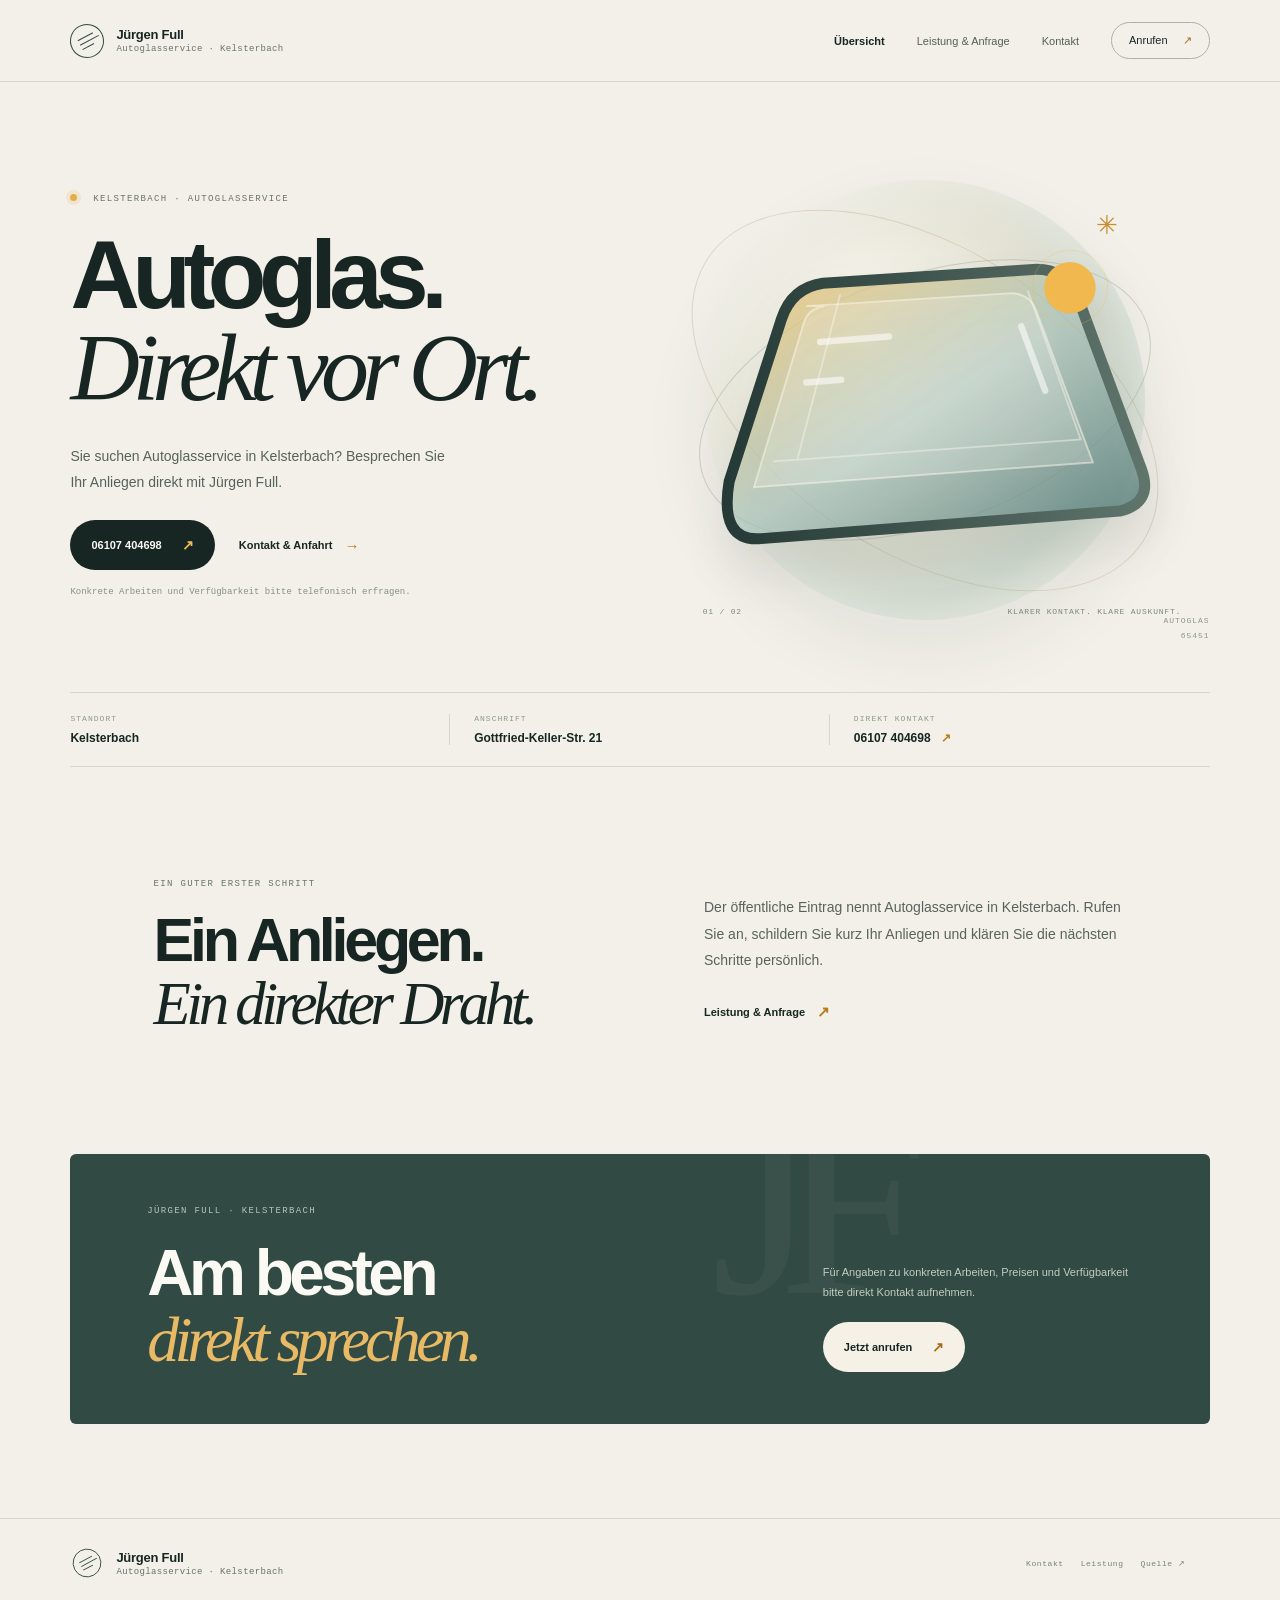
<file: index.html>
<!doctype html>
<html lang="de">
<head>
  <meta charset="utf-8">
  <meta name="viewport" content="width=device-width, initial-scale=1">
  <meta name="theme-color" content="#f2f0e9">
  <meta name="description" content="Kontakt und Informationen zum Autoglasservice Jürgen Full in Kelsterbach.">
  <title>Autoglasservice Jürgen Full — Kelsterbach</title>
  <link rel="icon" href="favicon.svg" type="image/svg+xml">
  <link rel="stylesheet" href="styles.css">
  <script src="script.js" defer></script>
</head>
<body>
  
  <header class="site-header">
    <a class="brand" href="index.html" aria-label="Autoglasservice Jürgen Full — Startseite">
      <span class="brand-mark" aria-hidden="true"><i></i><i></i><i></i></span>
      <span class="brand-copy"><strong>Jürgen Full</strong><small>Autoglasservice · Kelsterbach</small></span>
    </a>
    <button class="menu-toggle" type="button" aria-expanded="false" aria-controls="site-nav" aria-label="Menü öffnen"><span></span><span></span></button>
    <nav class="site-nav" id="site-nav" aria-label="Hauptnavigation">
      <a href="index.html" aria-current="page">Übersicht</a>
      <a href="leistungen.html">Leistung & Anfrage</a>
      <a href="kontakt.html">Kontakt</a>
      <a class="nav-call" href="tel:+496107404698">Anrufen <span aria-hidden="true">↗</span></a>
    </nav>
  </header>

  <main>
    <section class="hero">
      <div class="hero-copy">
        <p class="eyebrow"><span class="eyebrow-dot"></span> KELSTERBACH · AUTOGLASSERVICE</p>
        <h1>Autoglas.<br><em>Direkt vor Ort.</em></h1>
        <p class="hero-intro">Sie suchen Autoglasservice in Kelsterbach? Besprechen Sie Ihr Anliegen direkt mit Jürgen Full.</p>
        <div class="hero-actions">
          <a class="button button-dark" href="tel:+496107404698">06107 404698 <span aria-hidden="true">↗</span></a>
          <a class="text-link" href="kontakt.html">Kontakt & Anfahrt <span aria-hidden="true">→</span></a>
        </div>
        <p class="hero-footnote">Konkrete Arbeiten und Verfügbarkeit bitte telefonisch erfragen.</p>
      </div>
      <div class="hero-visual" aria-label="Abstrakte Illustration einer Windschutzscheibe" role="img">
        <div class="visual-orbit orbit-one"></div><div class="visual-orbit orbit-two"></div>
        <svg class="glass-illustration" viewBox="0 0 620 470" role="presentation" aria-hidden="true">
          <defs>
            <linearGradient id="glass" x1="0" y1="0" x2="1" y2="1"><stop offset="0" stop-color="#f6c56a" stop-opacity=".86"/><stop offset=".5" stop-color="#a7c4bc" stop-opacity=".62"/><stop offset="1" stop-color="#416b69" stop-opacity=".78"/></linearGradient>
            <linearGradient id="edge" x1="0" y1="0" x2="1" y2="0"><stop stop-color="#253936"/><stop offset="1" stop-color="#5f746b"/></linearGradient>
          </defs>
          <path d="M97 324 154 147q11-34 45-39l229-15q33-2 48 29l70 189q13 36-24 45l-390 30q-46 4-35-62Z" fill="url(#glass)" stroke="url(#edge)" stroke-width="12" stroke-linejoin="round"/>
          <path d="m181 133 220-14q22-1 30 18l62 166-369 27 54-178q5-17 23-19Z" fill="#f7f5eb" fill-opacity=".22" stroke="#f9f5e9" stroke-opacity=".55" stroke-width="2"/>
          <path d="m145 302 336-24M218 120l-47 181M422 116l58 163" fill="none" stroke="#f8f5ed" stroke-opacity=".46" stroke-width="2"/>
          <path d="m196 172 75-6M181 216l38-3M415 155l26 70" fill="none" stroke="#fff" stroke-opacity=".56" stroke-linecap="round" stroke-width="7"/>
          <circle cx="468" cy="113" r="28" fill="#f0b84f"/><circle cx="468" cy="113" r="41" fill="none" stroke="#f0b84f" stroke-opacity=".3"/>
        </svg>
        <div class="visual-caption"><span>01 / 02</span><span>KLARER KONTAKT. KLARE AUSKUNFT.</span></div>
        <span class="visual-spark" aria-hidden="true">✳</span>
      </div>
      <div class="hero-index" aria-hidden="true">AUTOGLAS<br>65451</div>
    </section>

    <section class="quick-facts" aria-label="Wichtige Informationen">
      <div><span class="fact-label">STANDORT</span><strong>Kelsterbach</strong></div>
      <div><span class="fact-label">ANSCHRIFT</span><strong>Gottfried-Keller-Str. 21</strong></div>
      <div><span class="fact-label">DIREKT KONTAKT</span><a href="tel:+496107404698">06107 404698 <span aria-hidden="true">↗</span></a></div>
    </section>

    <section class="approach section-wrap">
      <div class="section-heading"><p class="eyebrow">EIN GUTER ERSTER SCHRITT</p><h2>Ein Anliegen.<br><em>Ein direkter Draht.</em></h2></div>
      <div class="approach-body"><p>Der öffentliche Eintrag nennt Autoglasservice in Kelsterbach. Rufen Sie an, schildern Sie kurz Ihr Anliegen und klären Sie die nächsten Schritte persönlich.</p><a class="arrow-link" href="leistungen.html">Leistung & Anfrage <span aria-hidden="true">↗</span></a></div>
    </section>

    <section class="contact-band">
      <div><p class="eyebrow">JÜRGEN FULL · KELSTERBACH</p><h2>Am besten<br><em>direkt sprechen.</em></h2></div>
      <div class="contact-band-action"><p>Für Angaben zu konkreten Arbeiten, Preisen und Verfügbarkeit bitte direkt Kontakt aufnehmen.</p><a class="button button-light" href="tel:+496107404698">Jetzt anrufen <span aria-hidden="true">↗</span></a></div>
      <span class="band-mark" aria-hidden="true">JF</span>
    </section>
  </main>

  <footer class="site-footer">
    <a class="brand brand-footer" href="index.html"><span class="brand-mark" aria-hidden="true"><i></i><i></i><i></i></span><span class="brand-copy"><strong>Jürgen Full</strong><small>Autoglasservice · Kelsterbach</small></span></a>
    <p></p>
    <div class="footer-links"><a href="kontakt.html">Kontakt</a><a href="leistungen.html">Leistung</a><a href="https://kelsterbach.de/Wirtschaft-Gewerbe/Branchen-und-Firmen/" target="_blank" rel="noreferrer">Quelle ↗</a></div>
    <span class="copyright"></span>
  </footer>
</body>
</html>
</file>
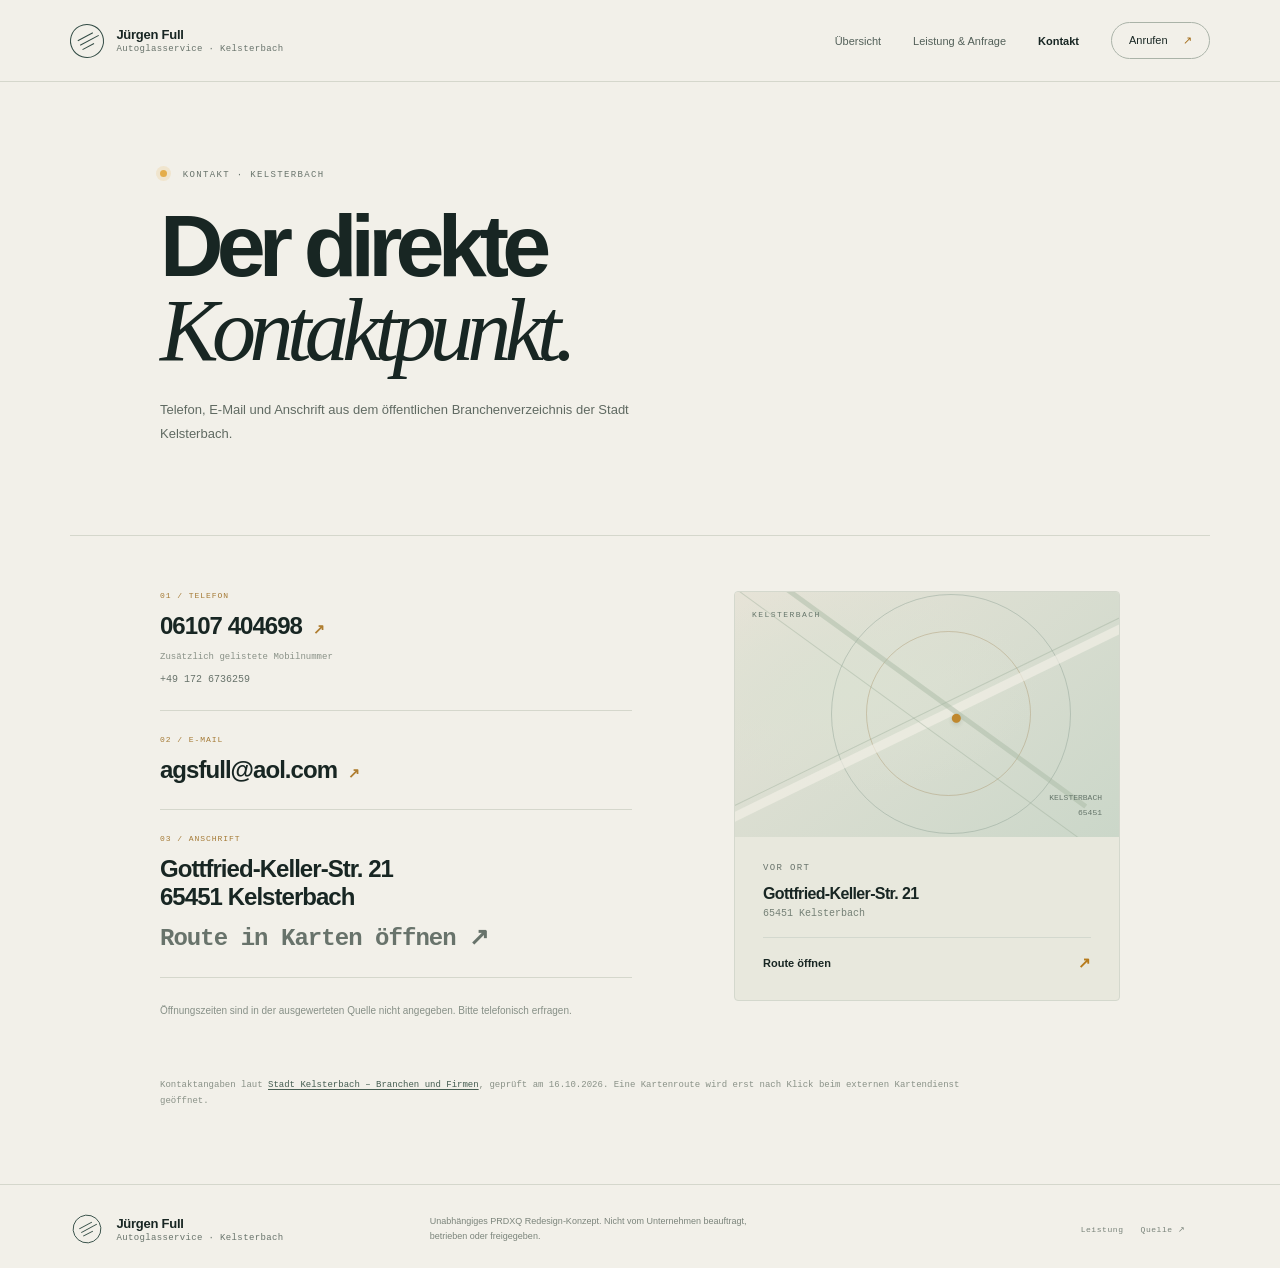
<file: kontakt.html>
<!doctype html>
<html lang="de">
<head>
  <meta charset="utf-8"><meta name="viewport" content="width=device-width, initial-scale=1"><meta name="theme-color" content="#f2f0e9">
  <meta name="description" content="Telefon, E-Mail und Adresse des Autoglasservice Jürgen Full laut Stadt Kelsterbach.">
  <title>Kontakt & Anfahrt — Autoglasservice Jürgen Full</title><link rel="icon" href="favicon.svg" type="image/svg+xml"><link rel="stylesheet" href="styles.css"><script src="script.js" defer></script>
</head>
<body>
  
  <header class="site-header"><a class="brand" href="index.html" aria-label="Autoglasservice Jürgen Full — Startseite"><span class="brand-mark" aria-hidden="true"><i></i><i></i><i></i></span><span class="brand-copy"><strong>Jürgen Full</strong><small>Autoglasservice · Kelsterbach</small></span></a><button class="menu-toggle" type="button" aria-expanded="false" aria-controls="site-nav" aria-label="Menü öffnen"><span></span><span></span></button><nav class="site-nav" id="site-nav" aria-label="Hauptnavigation"><a href="index.html">Übersicht</a><a href="leistungen.html">Leistung & Anfrage</a><a href="kontakt.html" aria-current="page">Kontakt</a><a class="nav-call" href="tel:+496107404698">Anrufen <span aria-hidden="true">↗</span></a></nav></header>
  <main class="inner-page contact-page">
    <section class="inner-hero"><p class="eyebrow"><span class="eyebrow-dot"></span> KONTAKT · KELSTERBACH</p><h1>Der direkte<br><em>Kontaktpunkt.</em></h1><p>Telefon, E-Mail und Anschrift aus dem öffentlichen Branchenverzeichnis der Stadt Kelsterbach.</p></section>
    <section class="contact-layout">
      <div class="contact-details">
        <article class="contact-detail"><span class="detail-index">01 / TELEFON</span><a href="tel:+496107404698">06107 404698 <span aria-hidden="true">↗</span></a><small>Zusätzlich gelistete Mobilnummer</small><a class="secondary-contact" href="tel:+491726736259">+49 172 6736259</a></article>
        <article class="contact-detail"><span class="detail-index">02 / E-MAIL</span><a href="mailto:agsfull@aol.com">agsfull@aol.com <span aria-hidden="true">↗</span></a></article>
        <article class="contact-detail"><span class="detail-index">03 / ANSCHRIFT</span><address>Gottfried-Keller-Str. 21<br>65451 Kelsterbach</address><a class="secondary-contact" href="https://www.google.com/maps/search/?api=1&query=Gottfried-Keller-Str.+21%2C+65451+Kelsterbach" target="_blank" rel="noreferrer">Route in Karten öffnen ↗</a></article>
        <p class="hours-note">Öffnungszeiten sind in der ausgewerteten Quelle nicht angegeben. Bitte telefonisch erfragen.</p>
      </div>
      <aside class="location-card"><div class="location-art" aria-hidden="true"><span class="map-ring ring-a"></span><span class="map-ring ring-b"></span><span class="map-line line-a"></span><span class="map-line line-b"></span><span class="map-pin">●</span><span class="map-label">KELSTERBACH</span><span class="map-coord">KELSTERBACH<br>65451</span></div><div class="location-card-copy"><p class="eyebrow">VOR ORT</p><h2>Gottfried-Keller-Str. 21</h2><p>65451 Kelsterbach</p><a class="arrow-link" href="https://www.google.com/maps/search/?api=1&query=Gottfried-Keller-Str.+21%2C+65451+Kelsterbach" target="_blank" rel="noreferrer">Route öffnen <span aria-hidden="true">↗</span></a></div></aside>
    </section>
    <p class="source-note">Kontaktangaben laut <a href="https://kelsterbach.de/Wirtschaft-Gewerbe/Branchen-und-Firmen/" target="_blank" rel="noreferrer">Stadt Kelsterbach – Branchen und Firmen</a>, geprüft am 16.10.2026. Eine Kartenroute wird erst nach Klick beim externen Kartendienst geöffnet.</p>
  </main>
  <footer class="site-footer"><a class="brand brand-footer" href="index.html"><span class="brand-mark" aria-hidden="true"><i></i><i></i><i></i></span><span class="brand-copy"><strong>Jürgen Full</strong><small>Autoglasservice · Kelsterbach</small></span></a><p>Unabhängiges PRDXQ Redesign-Konzept. Nicht vom Unternehmen beauftragt, betrieben oder freigegeben.</p><div class="footer-links"><a href="leistungen.html">Leistung</a><a href="https://kelsterbach.de/Wirtschaft-Gewerbe/Branchen-und-Firmen/" target="_blank" rel="noreferrer">Quelle ↗</a></div><span class="copyright"></span></footer>
</body>
</html>
</file>
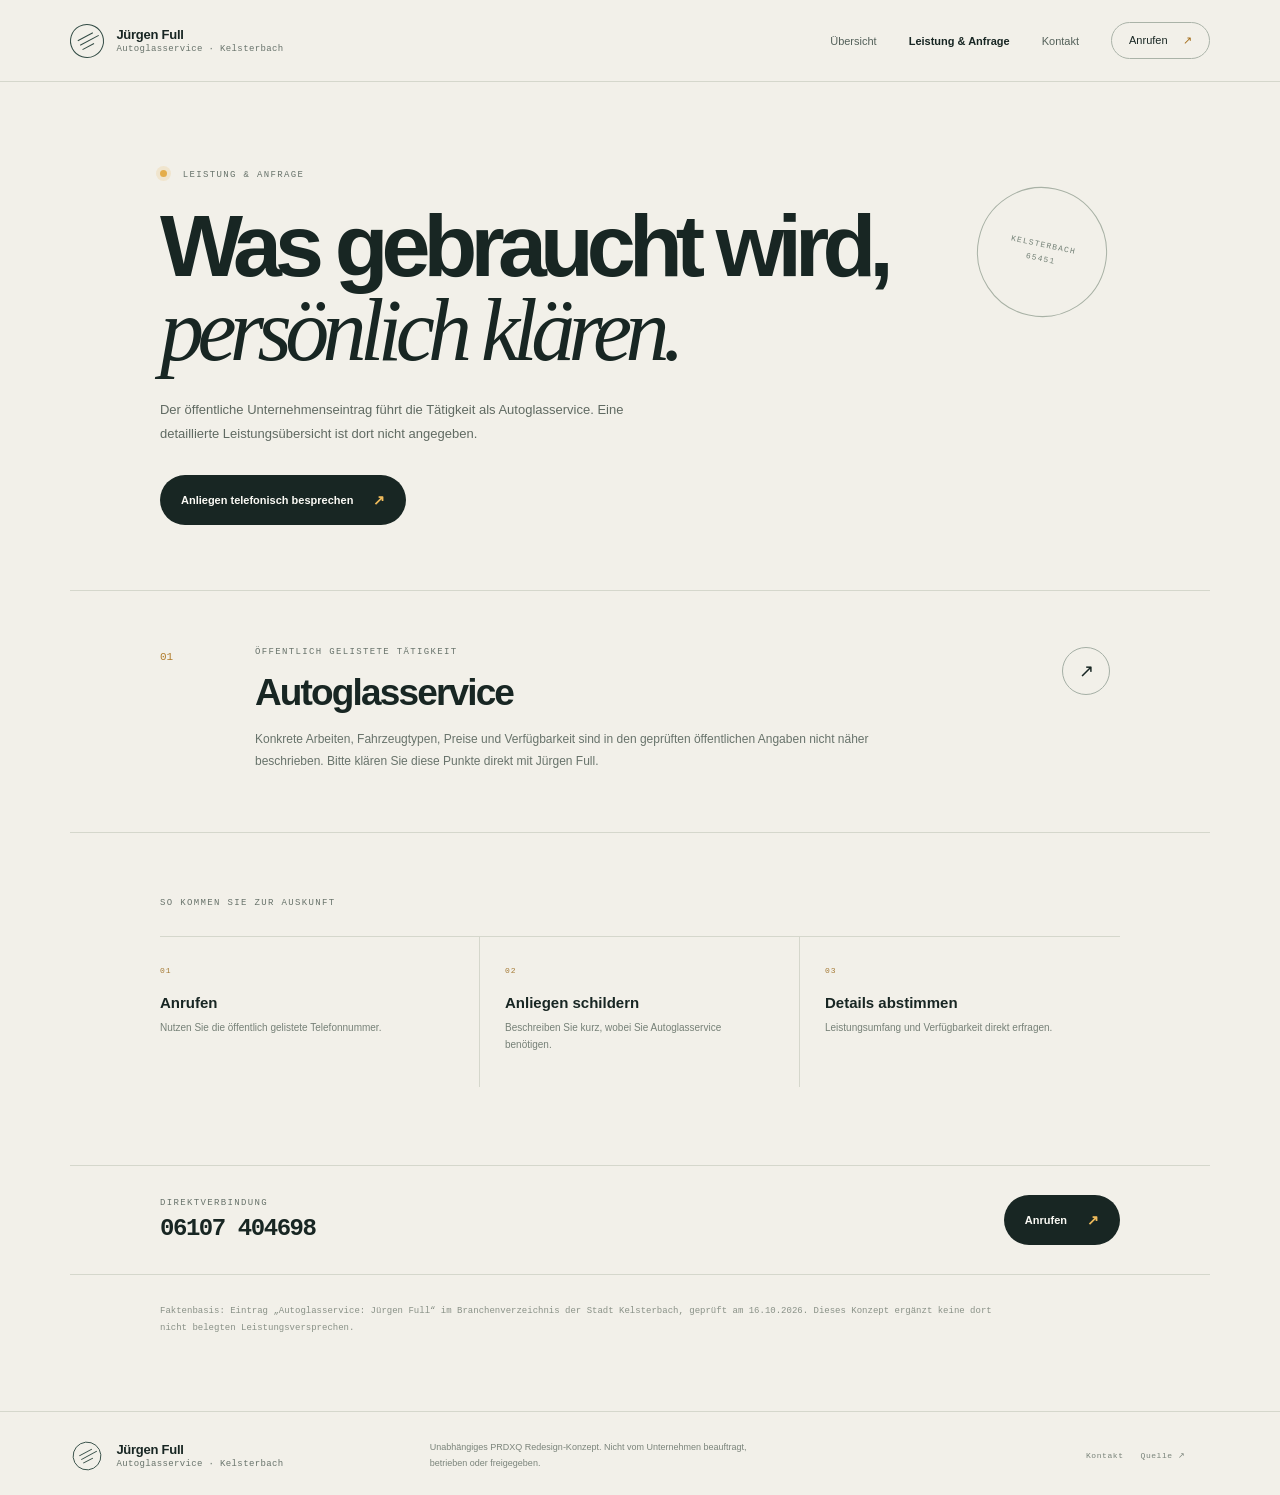
<file: leistungen.html>
<!doctype html>
<html lang="de">
<head>
  <meta charset="utf-8"><meta name="viewport" content="width=device-width, initial-scale=1"><meta name="theme-color" content="#f2f0e9">
  <meta name="description" content="Öffentlich gelisteter Autoglasservice in Kelsterbach. Konkrete Leistungen direkt erfragen.">
  <title>Leistung & Anfrage — Autoglasservice Jürgen Full</title><link rel="icon" href="favicon.svg" type="image/svg+xml"><link rel="stylesheet" href="styles.css"><script src="script.js" defer></script>
</head>
<body>
  
  <header class="site-header"><a class="brand" href="index.html" aria-label="Autoglasservice Jürgen Full — Startseite"><span class="brand-mark" aria-hidden="true"><i></i><i></i><i></i></span><span class="brand-copy"><strong>Jürgen Full</strong><small>Autoglasservice · Kelsterbach</small></span></a><button class="menu-toggle" type="button" aria-expanded="false" aria-controls="site-nav" aria-label="Menü öffnen"><span></span><span></span></button><nav class="site-nav" id="site-nav" aria-label="Hauptnavigation"><a href="index.html">Übersicht</a><a href="leistungen.html" aria-current="page">Leistung & Anfrage</a><a href="kontakt.html">Kontakt</a><a class="nav-call" href="tel:+496107404698">Anrufen <span aria-hidden="true">↗</span></a></nav></header>
  <main class="inner-page">
    <section class="inner-hero"><p class="eyebrow"><span class="eyebrow-dot"></span> LEISTUNG & ANFRAGE</p><h1>Was gebraucht wird,<br><em>persönlich klären.</em></h1><p>Der öffentliche Unternehmenseintrag führt die Tätigkeit als Autoglasservice. Eine detaillierte Leistungsübersicht ist dort nicht angegeben.</p><a class="button button-dark" href="tel:+496107404698">Anliegen telefonisch besprechen <span aria-hidden="true">↗</span></a><div class="inner-hero-stamp" aria-hidden="true">KELSTERBACH<br>65451</div></section>
    <section class="service-panel"><div class="service-number">01</div><div><p class="eyebrow">ÖFFENTLICH GELISTETE TÄTIGKEIT</p><h2>Autoglasservice</h2><p>Konkrete Arbeiten, Fahrzeugtypen, Preise und Verfügbarkeit sind in den geprüften öffentlichen Angaben nicht näher beschrieben. Bitte klären Sie diese Punkte direkt mit Jürgen Full.</p></div><a class="round-arrow" href="tel:+496107404698" aria-label="Jürgen Full anrufen">↗</a></section>
    <section class="steps-section"><p class="eyebrow">SO KOMMEN SIE ZUR AUSKUNFT</p><div class="steps-grid"><article><span>01</span><h3>Anrufen</h3><p>Nutzen Sie die öffentlich gelistete Telefonnummer.</p></article><article><span>02</span><h3>Anliegen schildern</h3><p>Beschreiben Sie kurz, wobei Sie Autoglasservice benötigen.</p></article><article><span>03</span><h3>Details abstimmen</h3><p>Leistungsumfang und Verfügbarkeit direkt erfragen.</p></article></div></section>
    <section class="inline-cta"><div><p class="eyebrow">DIREKTVERBINDUNG</p><h2>06107 404698</h2></div><a class="button button-dark" href="tel:+496107404698">Anrufen <span aria-hidden="true">↗</span></a></section>
    <p class="source-note">Faktenbasis: Eintrag „Autoglasservice: Jürgen Full“ im Branchenverzeichnis der Stadt Kelsterbach, geprüft am 16.10.2026. Dieses Konzept ergänzt keine dort nicht belegten Leistungsversprechen.</p>
  </main>
  <footer class="site-footer"><a class="brand brand-footer" href="index.html"><span class="brand-mark" aria-hidden="true"><i></i><i></i><i></i></span><span class="brand-copy"><strong>Jürgen Full</strong><small>Autoglasservice · Kelsterbach</small></span></a><p>Unabhängiges PRDXQ Redesign-Konzept. Nicht vom Unternehmen beauftragt, betrieben oder freigegeben.</p><div class="footer-links"><a href="kontakt.html">Kontakt</a><a href="https://kelsterbach.de/Wirtschaft-Gewerbe/Branchen-und-Firmen/" target="_blank" rel="noreferrer">Quelle ↗</a></div><span class="copyright"></span></footer>
</body>
</html>
</file>
<file: styles.css>
:root{--ink:#182623;--muted:#68736b;--paper:#f2f0e9;--card:#e7e6dc;--line:#d5d7cc;--green:#314a43;--amber:#e4ad4b;--white:#faf9f4;--mono:'SFMono-Regular',Consolas,'Liberation Mono',monospace;--sans:Inter,'Segoe UI',Arial,sans-serif;--serif:Georgia,'Times New Roman',serif}
*{box-sizing:border-box}html{scroll-behavior:smooth}body{margin:0;background:var(--paper);color:var(--ink);font-family:var(--sans);-webkit-font-smoothing:antialiased}a{color:inherit;text-decoration:none}button,a{-webkit-tap-highlight-color:transparent}a:focus-visible,button:focus-visible{outline:3px solid #c78b25;outline-offset:4px}.concept-note{height:30px;background:var(--ink);color:#e8e6dc;display:flex;align-items:center;justify-content:space-between;padding:0 5.5vw;font:9px var(--mono);letter-spacing:.12em}.concept-note span:first-child{color:#f0bd62}.site-header{height:82px;padding:0 5.5vw;display:flex;align-items:center;justify-content:space-between;border-bottom:1px solid var(--line);position:relative;z-index:5;background:rgba(242,240,233,.9);backdrop-filter:blur(16px)}.brand{display:flex;gap:12px;align-items:center}.brand-mark{width:34px;height:34px;position:relative;border:1px solid var(--green);border-radius:50%;display:grid;place-items:center;transform:rotate(-28deg)}.brand-mark i{position:absolute;width:17px;height:1px;background:var(--green);left:8px}.brand-mark i:nth-child(1){top:11px}.brand-mark i:nth-child(2){top:16px;width:21px}.brand-mark i:nth-child(3){top:21px;width:13px}.brand-copy{display:grid;gap:2px}.brand-copy strong{font-size:13px;letter-spacing:-.02em}.brand-copy small{font:9px var(--mono);letter-spacing:.04em;color:var(--muted)}.site-nav{display:flex;align-items:center;gap:32px}.site-nav>a{font-size:11px;color:#536059;transition:color .2s}.site-nav>a:hover,.site-nav>a[aria-current=page]{color:var(--ink)}.site-nav>a[aria-current=page]{font-weight:700}.site-nav .nav-call{border:1px solid #aab3a8;border-radius:99px;padding:11px 17px;color:var(--ink)}.nav-call span{margin-left:12px;color:#a36c18}.menu-toggle{display:none}
.hero{min-height:610px;padding:74px 5.5vw 48px;position:relative;display:grid;grid-template-columns:1fr 1fr;align-items:center;overflow:hidden}.hero-copy{position:relative;z-index:2;max-width:570px}.eyebrow{font:9px var(--mono);letter-spacing:.15em;color:#68736b;margin:0 0 25px}.eyebrow-dot{display:inline-block;width:7px;height:7px;margin-right:9px;border-radius:50%;background:var(--amber);box-shadow:0 0 0 4px #e4ad4b2b}.hero h1,.inner-hero h1{font-size:clamp(56px,7.5vw,104px);line-height:.96;letter-spacing:-.078em;font-weight:600;margin:0;color:var(--ink)}h1 em,h2 em{font-family:var(--serif);font-weight:400;letter-spacing:-.075em}.hero-intro{max-width:390px;font-size:14px;line-height:1.85;color:#56625b;margin:30px 0 24px}.hero-actions{display:flex;align-items:center;gap:24px;flex-wrap:wrap}.button{min-height:50px;border-radius:99px;padding:0 21px;display:inline-flex;align-items:center;justify-content:center;gap:20px;font-size:11px;font-weight:700;transition:transform .2s,background .2s}.button:hover{transform:translateY(-2px)}.button-dark{background:var(--ink);color:var(--white)}.button-dark:hover{background:#2b4039}.button span{font-size:14px;color:#efbb5c}.text-link,.arrow-link{font-size:11px;font-weight:700;display:inline-flex;gap:12px;align-items:center}.text-link span,.arrow-link span{color:#b77b1c;font-size:15px}.hero-footnote{font:9px var(--mono);color:#879087;margin-top:17px}.hero-visual{height:440px;position:relative;display:grid;place-items:center}.hero-visual:before{content:"";position:absolute;width:min(38vw,440px);aspect-ratio:1;border-radius:50%;background:radial-gradient(circle at 35% 35%,#fbf9f1 0,#e1e0d2 44%,#cad4c8 68%,#dad8c8 100%);box-shadow:inset 0 0 60px #fff8,0 30px 70px #29382d12}.glass-illustration{position:relative;width:min(100%,590px);z-index:1;filter:drop-shadow(6px 28px 22px #2b39301c);animation:float 7s ease-in-out infinite}.visual-orbit{position:absolute;border:1px solid #9ea99d77;border-radius:50%;width:470px;height:250px;transform:rotate(-19deg)}.orbit-two{width:520px;height:305px;transform:rotate(33deg);border-color:#bbad8d66}.visual-caption{position:absolute;bottom:4px;left:11%;right:5%;display:flex;justify-content:space-between;font:8px var(--mono);letter-spacing:.1em;color:#7d887f}.visual-spark{position:absolute;top:30px;right:16%;font-size:26px;color:#c58e31}.hero-index{position:absolute;right:5.5vw;bottom:49px;font:8px/1.8 var(--mono);letter-spacing:.12em;text-align:right;color:#8c958c}
.quick-facts{margin:0 5.5vw;border-top:1px solid var(--line);border-bottom:1px solid var(--line);display:grid;grid-template-columns:repeat(3,1fr);padding:21px 0}.quick-facts>div{display:grid;gap:8px;padding:0 24px;border-right:1px solid var(--line)}.quick-facts>div:first-child{padding-left:0}.quick-facts>div:last-child{border:0}.fact-label{font:8px var(--mono);letter-spacing:.13em;color:#92978e}.quick-facts strong,.quick-facts a{font-size:12px;font-weight:600}.quick-facts a span{color:#b77b1c;margin-left:7px}.section-wrap{padding:112px 12vw 118px;display:grid;grid-template-columns:1fr 1fr;gap:10vw;align-items:center}.section-heading .eyebrow{margin-bottom:20px}.section-heading h2,.contact-band h2,.inline-cta h2{font-size:clamp(38px,5vw,61px);letter-spacing:-.07em;line-height:1.03;font-weight:600;margin:0}.approach-body p{font-size:14px;line-height:1.9;color:#59635c;max-width:430px;margin:0 0 28px}.contact-band{margin:0 5.5vw 94px;background:var(--green);color:var(--white);border-radius:6px;padding:52px 6vw;display:flex;align-items:flex-end;justify-content:space-between;position:relative;overflow:hidden;min-height:260px}.contact-band .eyebrow{color:#b7c4b8}.contact-band h2{font-size:clamp(40px,5vw,64px)}.contact-band h2 em{color:#e9ba66}.contact-band-action{max-width:310px;position:relative;z-index:1}.contact-band-action p{font-size:11px;line-height:1.8;color:#c2ccc1;margin:0 0 20px}.button-light{background:#f5f1e6;color:var(--ink)}.button-light span{color:#a36c18}.band-mark{position:absolute;right:28%;top:-74px;font:270px/.9 var(--serif);color:#ffffff0a;letter-spacing:-.14em}
.site-footer{border-top:1px solid var(--line);padding:27px 5.5vw 22px;display:grid;grid-template-columns:1.1fr 1.4fr 1fr auto;gap:24px;align-items:center}.brand-footer .brand-mark{transform:rotate(-28deg) scale(.84)}.site-footer>p{font-size:9px;line-height:1.7;color:#7b847b;max-width:340px;margin:0}.footer-links{display:flex;gap:17px;justify-content:flex-end}.footer-links a,.copyright{font:8px var(--mono);letter-spacing:.07em;color:#788279}.copyright{white-space:nowrap}
.inner-page{padding:0 5.5vw 75px}.inner-hero{min-height:390px;position:relative;padding:88px 7vw 65px;border-bottom:1px solid var(--line);overflow:hidden}.inner-hero .eyebrow{margin-bottom:24px}.inner-hero h1{font-size:clamp(50px,7vw,88px)}.inner-hero>p:not(.eyebrow){font-size:13px;line-height:1.85;color:#606a62;max-width:525px;margin:24px 0}.inner-hero .button{margin-top:5px}.inner-hero-stamp{position:absolute;right:9%;top:105px;width:130px;height:130px;border:1px solid #a9b2a6;border-radius:50%;display:grid;place-content:center;text-align:center;font:8px/1.8 var(--mono);letter-spacing:.15em;color:#738076;transform:rotate(12deg)}.service-panel{display:grid;grid-template-columns:70px 1fr 58px;gap:25px;align-items:start;padding:56px 7vw 60px;border-bottom:1px solid var(--line)}.service-number{font:11px var(--mono);color:#b17d2d;padding-top:4px}.service-panel .eyebrow{margin:0 0 15px}.service-panel h2{font-size:37px;letter-spacing:-.05em;margin:0 0 14px}.service-panel p:not(.eyebrow){max-width:650px;color:#68736b;line-height:1.85;font-size:12px;margin:0}.round-arrow{width:48px;height:48px;border:1px solid #a5afa5;border-radius:50%;display:grid;place-items:center;font-size:18px;transition:all .2s}.round-arrow:hover{background:var(--ink);color:var(--white);border-color:var(--ink)}.steps-section{padding:65px 7vw 78px}.steps-section>.eyebrow{margin-bottom:28px}.steps-grid{display:grid;grid-template-columns:repeat(3,1fr);border-top:1px solid var(--line)}.steps-grid article{padding:22px 25px 8px 0;border-right:1px solid var(--line);min-height:150px}.steps-grid article+article{padding-left:25px}.steps-grid article:last-child{border:0}.steps-grid article>span,.detail-index{font:8px var(--mono);letter-spacing:.12em;color:#a57a35}.steps-grid h3{font-size:15px;margin:17px 0 8px}.steps-grid p{font-size:10px;line-height:1.7;color:#768077;margin:0;max-width:230px}.inline-cta{border-top:1px solid var(--line);border-bottom:1px solid var(--line);padding:29px 7vw;display:flex;align-items:center;justify-content:space-between}.inline-cta .eyebrow{margin:0 0 7px}.inline-cta h2{font:600 24px var(--mono);letter-spacing:-.06em}.source-note{font:9px/1.8 var(--mono);color:#899187;max-width:850px;margin:28px 7vw 0}.source-note a{color:#455d51;text-decoration:underline;text-underline-offset:2px}
.contact-page .inner-hero{min-height:345px}.contact-page .inner-hero>p:not(.eyebrow){max-width:480px}.contact-layout{padding:55px 7vw 35px;display:grid;grid-template-columns:1.1fr .9fr;gap:8vw}.contact-detail{padding:0 0 25px;margin-bottom:24px;border-bottom:1px solid var(--line);display:grid;gap:12px}.contact-detail>a:first-of-type,.contact-detail address{font-style:normal;font-size:clamp(17px,2vw,24px);font-weight:600;letter-spacing:-.04em}.contact-detail>a:first-of-type span{font-size:14px;color:#af7d2f;margin-left:5px}.contact-detail small{font:9px var(--mono);color:#899187}.contact-detail .secondary-contact{font:10px var(--mono);color:#68736b}.hours-note{font-size:10px;line-height:1.7;color:#879087;margin:5px 0}.location-card{align-self:start;border:1px solid #d4d8cd;border-radius:4px;overflow:hidden;background:#e8e8dd}.location-art{height:245px;position:relative;overflow:hidden;background:radial-gradient(ellipse at 30% 40%,#dbe1d2 0,transparent 50%),linear-gradient(140deg,#e6e3d7,#cbd7c9)}.location-art:before,.location-art:after{content:"";position:absolute;width:150%;height:1px;background:#9aaa9666;top:45%;left:-20%;transform:rotate(-26deg)}.location-art:after{transform:rotate(36deg);top:61%}.map-ring{position:absolute;border:1px solid #91a3977a;border-radius:50%;width:240px;height:240px;left:25%;top:1%}.ring-b{width:165px;height:165px;left:34%;top:16%;border-color:#ad997476}.map-line{position:absolute;width:120%;height:9px;background:#f4f1e8aa;top:50%;left:-8%;transform:rotate(-26deg)}.line-b{width:110%;height:5px;top:36%;transform:rotate(36deg);background:#a8b8a47a}.map-pin{position:absolute;top:46%;left:56%;font-size:21px;color:#c0882e;text-shadow:0 2px 4px #394a3829}.map-label{position:absolute;left:17px;top:18px;font:8px var(--mono);letter-spacing:.18em;color:#65756a}.map-coord{position:absolute;right:17px;bottom:17px;font:8px/1.8 var(--mono);color:#65756a;text-align:right}.location-card-copy{padding:26px 28px 28px}.location-card-copy .eyebrow{margin:0 0 12px}.location-card-copy h2{font-size:16px;letter-spacing:-.04em;margin:0 0 5px}.location-card-copy>p:not(.eyebrow){font:10px var(--mono);color:#758076;margin:0 0 18px}.location-card-copy .arrow-link{border-top:1px solid #d3d8ce;padding-top:16px;width:100%;justify-content:space-between}.contact-page .source-note{margin-top:18px}
@keyframes float{0%,100%{transform:translateY(0) rotate(-1deg)}50%{transform:translateY(-9px) rotate(1deg)}}
@media(max-width:900px){.site-header{padding:0 4vw}.hero{padding-left:5vw;padding-right:5vw;min-height:555px}.hero-visual{height:380px}.visual-orbit{width:370px;height:220px}.quick-facts{margin:0 5vw}.section-wrap{padding:90px 8vw;gap:7vw}.site-footer{grid-template-columns:1fr 1.4fr;row-gap:20px}.footer-links{justify-content:flex-start}.copyright{justify-self:end}.inner-page{padding-left:4vw;padding-right:4vw}.inner-hero{padding-left:5vw}.service-panel,.steps-section,.contact-layout{padding-left:5vw;padding-right:5vw}}
@media(max-width:650px){.concept-note{height:auto;min-height:34px;padding:7px 5vw;gap:12px;font-size:7px}.concept-note span:last-child{text-align:right}.site-header{height:72px;padding:0 5vw}.menu-toggle{display:grid;gap:5px;border:1px solid #aab3a8;background:transparent;border-radius:50%;width:40px;height:40px;place-content:center;cursor:pointer}.menu-toggle span{width:14px;height:1px;background:var(--ink);transition:transform .2s}.menu-toggle[aria-expanded=true] span:first-child{transform:translateY(3px) rotate(45deg)}.menu-toggle[aria-expanded=true] span:last-child{transform:translateY(-3px) rotate(-45deg)}.site-nav{display:none;position:absolute;top:71px;left:0;right:0;background:rgba(242,240,233,.97);padding:16px 5vw 24px;border-bottom:1px solid var(--line);backdrop-filter:blur(16px);align-items:stretch;gap:0}.site-nav.is-open{display:grid}.site-nav>a{padding:14px 0;border-bottom:1px solid #dce0d6;font-size:12px}.site-nav .nav-call{margin-top:12px;padding:13px 16px;border:1px solid #aab3a8;border-radius:99px;text-align:center}.hero{display:flex;flex-direction:column;align-items:stretch;padding:62px 6vw 36px;min-height:unset}.hero h1{font-size:clamp(56px,15vw,82px)}.hero-intro{font-size:13px;margin-top:23px;max-width:340px}.hero-visual{height:310px;margin:13px -3vw 0}.hero-visual:before{width:74vw}.glass-illustration{width:110%}.visual-orbit{width:87vw;height:50vw}.orbit-two{width:94vw;height:56vw}.visual-caption{left:8%;right:5%;bottom:3px;font-size:7px}.visual-spark{right:10%;top:8px}.hero-index{right:7vw;bottom:42px;font-size:7px}.hero-actions{gap:18px}.button{min-height:48px}.quick-facts{margin:0 6vw;padding:16px 0;grid-template-columns:1fr;gap:0}.quick-facts>div,.quick-facts>div:first-child{padding:13px 0;border-right:0;border-bottom:1px solid var(--line);grid-template-columns:1fr 1.5fr;align-items:center}.quick-facts>div:last-child{border-bottom:0}.section-wrap{padding:72px 7vw;grid-template-columns:1fr;gap:22px}.section-heading h2,.contact-band h2{font-size:48px}.approach-body p{font-size:12px}.contact-band{margin:0 5vw 65px;padding:33px 7vw;display:block;min-height:unset}.contact-band-action{margin-top:24px}.band-mark{right:7%;top:-36px;font-size:195px}.site-footer{padding:25px 6vw 18px;grid-template-columns:1fr;gap:17px}.site-footer>p{max-width:400px}.footer-links{gap:20px}.copyright{justify-self:start}.inner-page{padding:0 5vw 58px}.inner-hero,.contact-page .inner-hero{min-height:unset;padding:65px 3vw 48px}.inner-hero h1{font-size:clamp(49px,13vw,70px)}.inner-hero>p:not(.eyebrow){font-size:12px;max-width:410px}.inner-hero-stamp{right:0;top:30px;width:78px;height:78px;font-size:6px;opacity:.72}.service-panel{grid-template-columns:35px 1fr 43px;gap:10px;padding:38px 3vw}.service-panel h2{font-size:30px}.service-panel p:not(.eyebrow){font-size:11px}.round-arrow{width:38px;height:38px}.steps-section{padding:48px 3vw 55px}.steps-grid{grid-template-columns:1fr}.steps-grid article,.steps-grid article+article{min-height:unset;padding:17px 0;border-right:0;border-bottom:1px solid var(--line)}.steps-grid article:last-child{border-bottom:0}.steps-grid h3{margin:9px 0 5px}.steps-grid p{max-width:none}.inline-cta{padding:22px 3vw}.inline-cta h2{font-size:17px}.inline-cta .button{min-height:43px;padding:0 15px;gap:12px;font-size:10px}.source-note{margin:23px 3vw 0;font-size:8px}.contact-layout{padding:38px 3vw 18px;grid-template-columns:1fr;gap:30px}.contact-detail{padding-bottom:19px;margin-bottom:18px}.contact-detail>a:first-of-type,.contact-detail address{font-size:20px}.location-art{height:210px}.location-card-copy{padding:22px}.hours-note{font-size:9px}}
@media(prefers-reduced-motion:reduce){html{scroll-behavior:auto}*,*::before,*::after{animation-duration:.01ms!important;animation-iteration-count:1!important;transition-duration:.01ms!important}}
</file>
